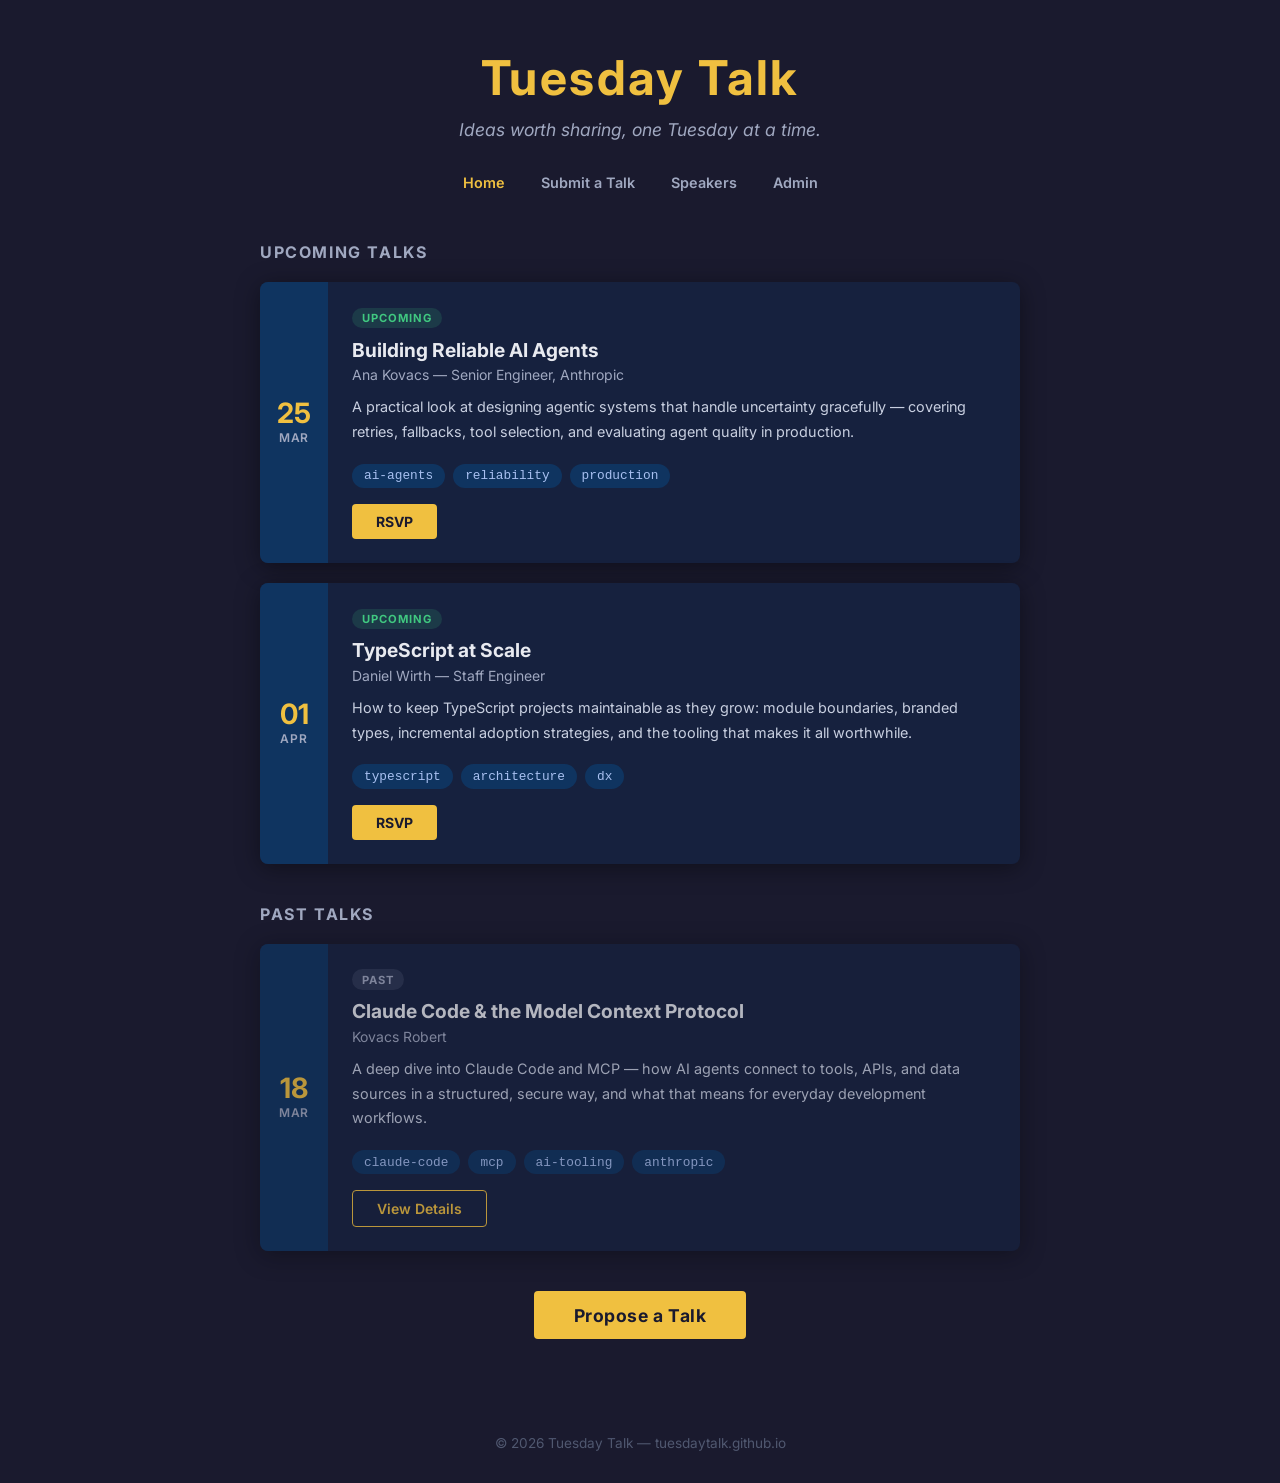
<file: index.html>
<!DOCTYPE html>
<html lang="en">
<head>
  <meta charset="UTF-8">
  <meta name="viewport" content="width=device-width, initial-scale=1.0">
  <title>Tuesday Talk</title>
  <link rel="preconnect" href="https://fonts.googleapis.com">
  <link href="https://fonts.googleapis.com/css2?family=Inter:wght@400;600;700&display=swap" rel="stylesheet">
  <link rel="stylesheet" href="style.css">
</head>
<body>

  <header>
    <h1>Tuesday Talk</h1>
    <p>Ideas worth sharing, one Tuesday at a time.</p>
  </header>

  <nav class="site-nav">
    <a href="index.html" class="active">Home</a>
    <a href="submit-talk.html">Submit a Talk</a>
    <a href="speakers.html">Speakers</a>
    <a href="admin.html">Admin</a>
  </nav>

  <main>

    <section>
      <h2 class="section-title">Upcoming Talks</h2>

      <div class="talk-card">
        <div class="talk-date">
          <span class="talk-day">25</span>
          <span class="talk-month">Mar</span>
        </div>
        <div class="talk-body">
          <div class="talk-status upcoming">Upcoming</div>
          <h3 class="talk-title">Building Reliable AI Agents</h3>
          <p class="talk-speaker">Ana Kovacs &mdash; Senior Engineer, Anthropic</p>
          <p class="talk-abstract">A practical look at designing agentic systems that handle uncertainty gracefully — covering retries, fallbacks, tool selection, and evaluating agent quality in production.</p>
          <div class="tag-row">
            <span class="tag">ai-agents</span>
            <span class="tag">reliability</span>
            <span class="tag">production</span>
          </div>
          <div class="talk-actions">
            <a href="rsvp.html?talk=building-reliable-ai-agents" class="btn-primary">RSVP</a>
          </div>
        </div>
      </div>

      <div class="talk-card">
        <div class="talk-date">
          <span class="talk-day">01</span>
          <span class="talk-month">Apr</span>
        </div>
        <div class="talk-body">
          <div class="talk-status upcoming">Upcoming</div>
          <h3 class="talk-title">TypeScript at Scale</h3>
          <p class="talk-speaker">Daniel Wirth &mdash; Staff Engineer</p>
          <p class="talk-abstract">How to keep TypeScript projects maintainable as they grow: module boundaries, branded types, incremental adoption strategies, and the tooling that makes it all worthwhile.</p>
          <div class="tag-row">
            <span class="tag">typescript</span>
            <span class="tag">architecture</span>
            <span class="tag">dx</span>
          </div>
          <div class="talk-actions">
            <a href="rsvp.html?talk=typescript-at-scale" class="btn-primary">RSVP</a>
          </div>
        </div>
      </div>
    </section>

    <section>
      <h2 class="section-title">Past Talks</h2>

      <div class="talk-card past">
        <div class="talk-date">
          <span class="talk-day">18</span>
          <span class="talk-month">Mar</span>
        </div>
        <div class="talk-body">
          <div class="talk-status past">Past</div>
          <h3 class="talk-title">Claude Code &amp; the Model Context Protocol</h3>
          <p class="talk-speaker">Kovacs Robert</p>
          <p class="talk-abstract">A deep dive into Claude Code and MCP — how AI agents connect to tools, APIs, and data sources in a structured, secure way, and what that means for everyday development workflows.</p>
          <div class="tag-row">
            <span class="tag">claude-code</span>
            <span class="tag">mcp</span>
            <span class="tag">ai-tooling</span>
            <span class="tag">anthropic</span>
          </div>
          <div class="talk-actions">
            <a href="claude-talk.html" class="btn-secondary">View Details</a>
          </div>
        </div>
      </div>
    </section>

    <div class="cta">
      <a href="submit-talk.html">Propose a Talk</a>
    </div>

  </main>

  <footer>
    &copy; 2026 Tuesday Talk &mdash; tuesdaytalk.github.io
  </footer>

</body>
</html>
</file>
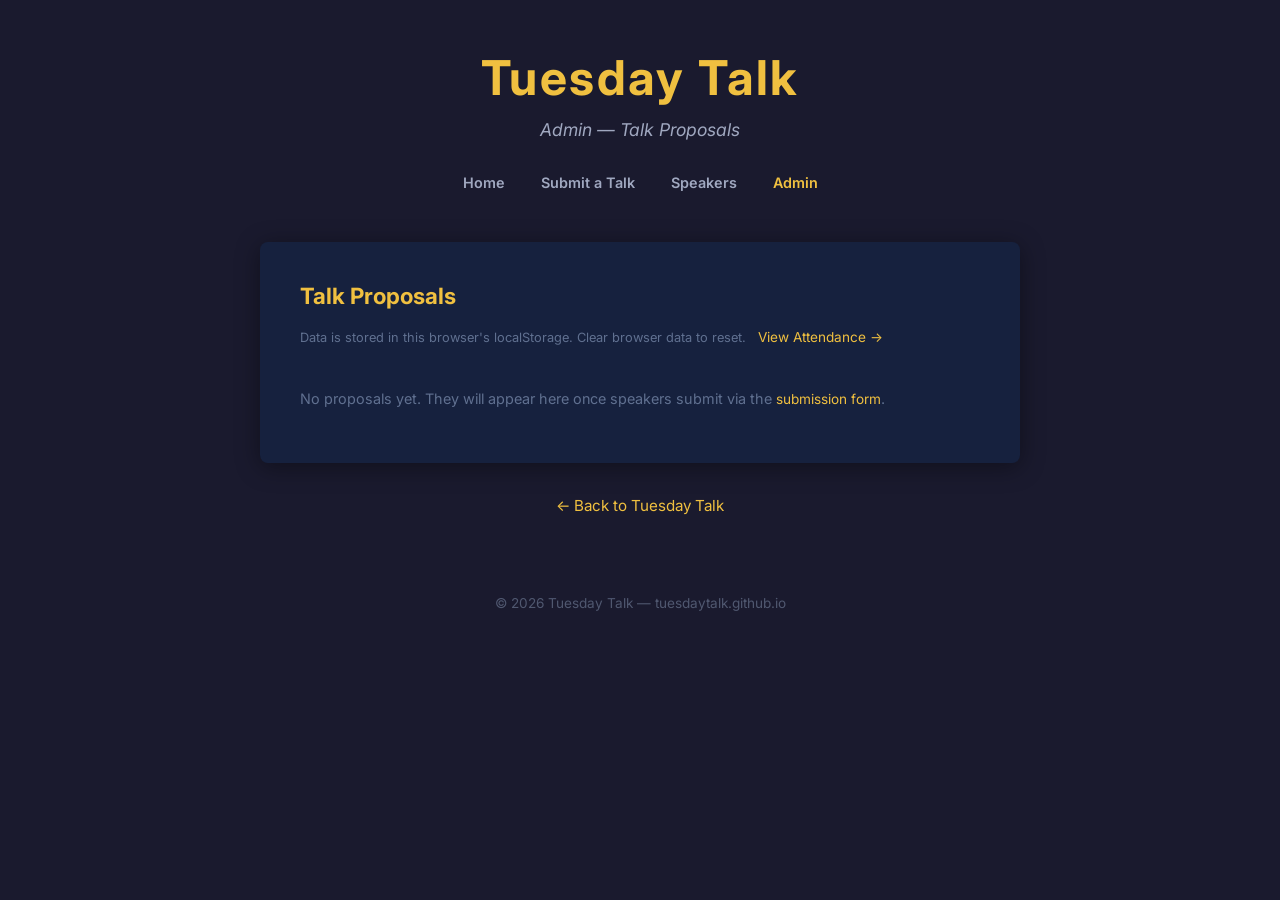
<file: admin.html>
<!DOCTYPE html>
<html lang="en">
<head>
  <meta charset="UTF-8">
  <meta name="viewport" content="width=device-width, initial-scale=1.0">
  <title>Tuesday Talk &mdash; Admin</title>
  <link rel="preconnect" href="https://fonts.googleapis.com">
  <link href="https://fonts.googleapis.com/css2?family=Inter:wght@400;600;700&display=swap" rel="stylesheet">
  <link rel="stylesheet" href="style.css">
</head>
<body>

  <header>
    <h1>Tuesday Talk</h1>
    <p class="subtitle">Admin &mdash; Talk Proposals</p>
  </header>

  <nav class="site-nav">
    <a href="index.html">Home</a>
    <a href="submit-talk.html">Submit a Talk</a>
    <a href="speakers.html">Speakers</a>
    <a href="admin.html" class="active">Admin</a>
  </nav>

  <main>

    <div class="card">
      <h2>Talk Proposals</h2>
      <p style="font-size:0.8rem;color:#607090;margin-bottom:1.5rem;">
        Data is stored in this browser's localStorage. Clear browser data to reset.
        <a href="attendance.html" class="link-subtle" style="margin-left:0.5rem;">View Attendance &rarr;</a>
      </p>

      <div id="empty-state" style="display:none;color:#607090;font-size:0.9rem;padding:1rem 0;">
        No proposals yet. They will appear here once speakers submit via the
        <a href="submit-talk.html" class="link-subtle">submission form</a>.
      </div>

      <div id="table-wrap" style="overflow-x:auto;">
        <table class="admin-table" id="proposals-table">
          <thead>
            <tr>
              <th>Title</th>
              <th>Speaker</th>
              <th>Preferred Date</th>
              <th>Status</th>
              <th>Actions</th>
            </tr>
          </thead>
          <tbody id="proposals-body">
          </tbody>
        </table>
      </div>
    </div>

    <div class="back">
      <a href="index.html">&larr; Back to Tuesday Talk</a>
    </div>

  </main>

  <footer>
    &copy; 2026 Tuesday Talk &mdash; tuesdaytalk.github.io
  </footer>

  <script>
    function getSubmissions() {
      return JSON.parse(localStorage.getItem('submissions') || '[]');
    }

    function saveSubmissions(subs) {
      localStorage.setItem('submissions', JSON.stringify(subs));
    }

    function formatDate(iso) {
      if (!iso) return '&mdash;';
      const d = new Date(iso);
      return d.toLocaleDateString('en-GB', { day: 'numeric', month: 'short', year: 'numeric' });
    }

    function statusBadge(status) {
      const cls = { Pending: 'pending', Approved: 'approved', Rejected: 'rejected' }[status] || 'pending';
      return `<span class="talk-status ${cls}">${status}</span>`;
    }

    function render() {
      const subs = getSubmissions();
      const tbody = document.getElementById('proposals-body');
      const empty = document.getElementById('empty-state');
      const tableWrap = document.getElementById('table-wrap');

      if (subs.length === 0) {
        empty.style.display = 'block';
        tableWrap.style.display = 'none';
        return;
      }

      empty.style.display = 'none';
      tableWrap.style.display = 'block';

      tbody.innerHTML = subs.map((s, i) => `
        <tr>
          <td>
            <strong style="color:#e8eaf0;">${escHtml(s.title)}</strong><br>
            <span style="font-size:0.78rem;color:#607090;">${escHtml(s.abstract.substring(0, 80))}${s.abstract.length > 80 ? '&hellip;' : ''}</span>
          </td>
          <td>
            ${escHtml(s.speaker_name)}<br>
            <span style="font-size:0.78rem;color:#607090;">${escHtml(s.speaker_email)}</span>
          </td>
          <td style="white-space:nowrap;">${formatDate(s.preferred_date)}</td>
          <td>${statusBadge(s.status)}</td>
          <td>
            <div class="admin-actions">
              ${s.status !== 'Approved' ? `<button class="btn-secondary" onclick="setStatus(${i}, 'Approved')" style="font-size:0.8rem;padding:0.35rem 0.8rem;">Approve</button>` : ''}
              ${s.status !== 'Rejected' ? `<button class="btn-danger" onclick="setStatus(${i}, 'Rejected')" style="font-size:0.8rem;padding:0.35rem 0.8rem;">Reject</button>` : ''}
              ${s.status === 'Approved' && s.preferred_date ? `<span style="font-size:0.78rem;color:#40c880;">Slot: ${formatDate(s.preferred_date)}</span>` : ''}
            </div>
          </td>
        </tr>
      `).join('');
    }

    function setStatus(index, status) {
      const subs = getSubmissions();
      if (subs[index]) {
        subs[index].status = status;
        saveSubmissions(subs);
        render();
      }
    }

    function escHtml(str) {
      return String(str)
        .replace(/&/g, '&amp;')
        .replace(/</g, '&lt;')
        .replace(/>/g, '&gt;')
        .replace(/"/g, '&quot;');
    }

    render();
  </script>

</body>
</html>
</file>
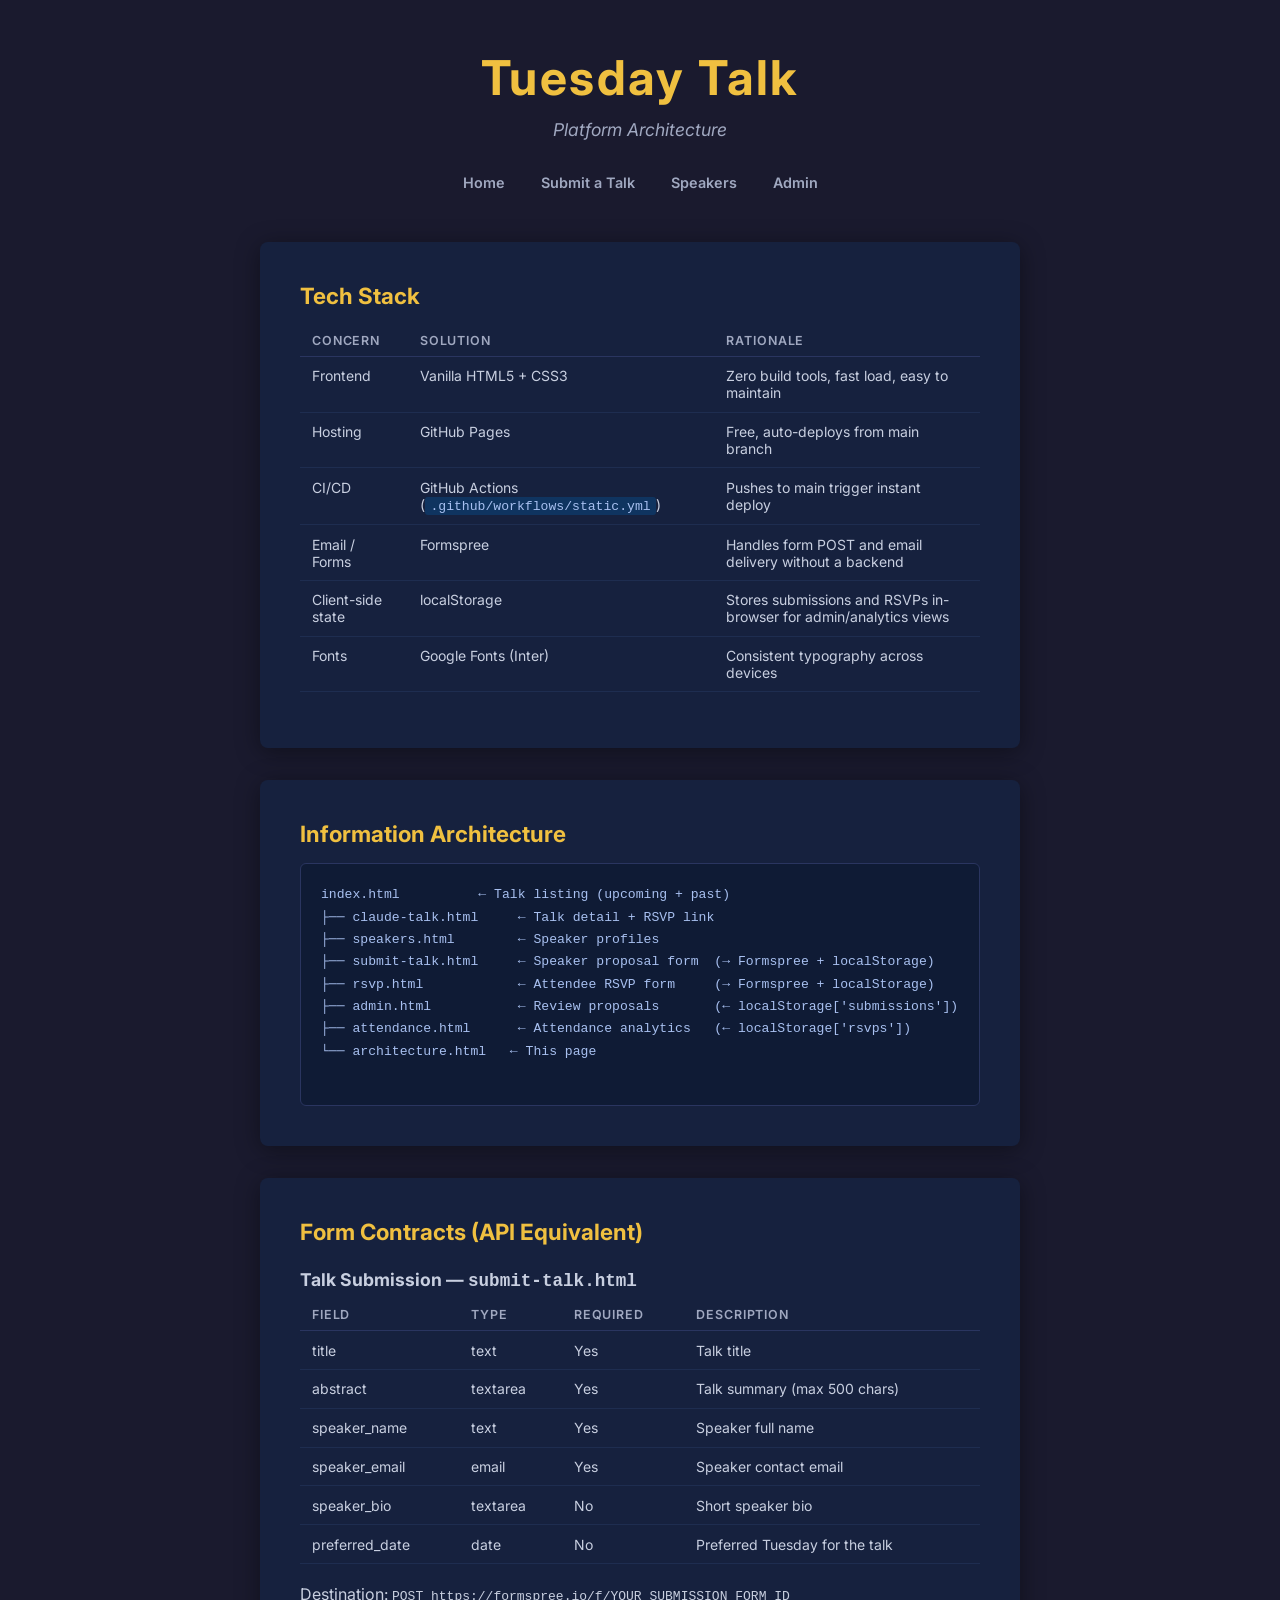
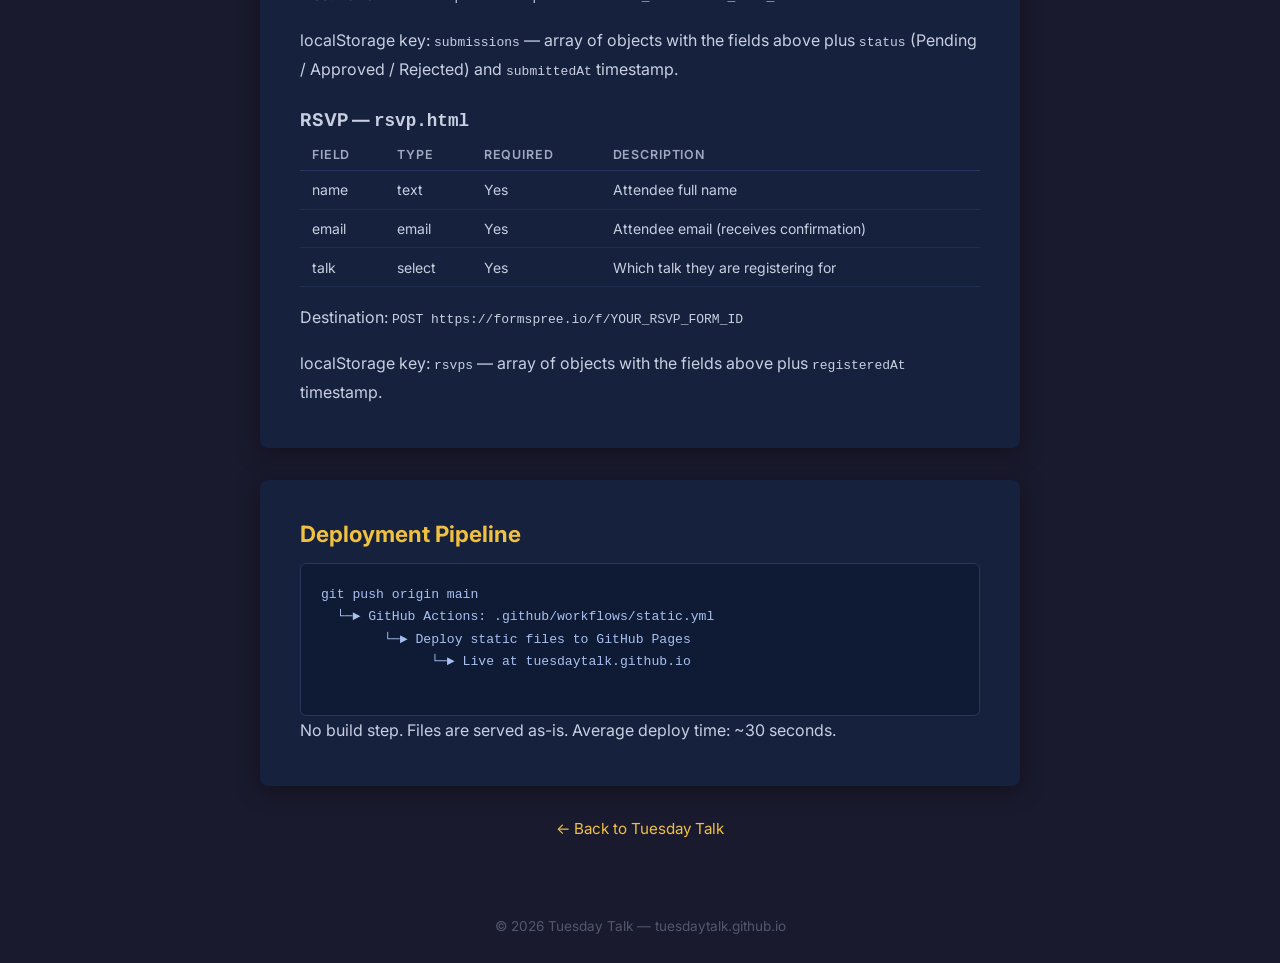
<file: architecture.html>
<!DOCTYPE html>
<html lang="en">
<head>
  <meta charset="UTF-8">
  <meta name="viewport" content="width=device-width, initial-scale=1.0">
  <title>Tuesday Talk &mdash; Architecture</title>
  <link rel="preconnect" href="https://fonts.googleapis.com">
  <link href="https://fonts.googleapis.com/css2?family=Inter:wght@400;600;700&display=swap" rel="stylesheet">
  <link rel="stylesheet" href="style.css">
</head>
<body>

  <header>
    <h1>Tuesday Talk</h1>
    <p class="subtitle">Platform Architecture</p>
  </header>

  <nav class="site-nav">
    <a href="index.html">Home</a>
    <a href="submit-talk.html">Submit a Talk</a>
    <a href="speakers.html">Speakers</a>
    <a href="admin.html">Admin</a>
  </nav>

  <main>

    <div class="card">
      <h2>Tech Stack</h2>
      <table class="arch-table">
        <thead>
          <tr><th>Concern</th><th>Solution</th><th>Rationale</th></tr>
        </thead>
        <tbody>
          <tr><td>Frontend</td><td>Vanilla HTML5 + CSS3</td><td>Zero build tools, fast load, easy to maintain</td></tr>
          <tr><td>Hosting</td><td>GitHub Pages</td><td>Free, auto-deploys from main branch</td></tr>
          <tr><td>CI/CD</td><td>GitHub Actions (<code>.github/workflows/static.yml</code>)</td><td>Pushes to main trigger instant deploy</td></tr>
          <tr><td>Email / Forms</td><td>Formspree</td><td>Handles form POST and email delivery without a backend</td></tr>
          <tr><td>Client-side state</td><td>localStorage</td><td>Stores submissions and RSVPs in-browser for admin/analytics views</td></tr>
          <tr><td>Fonts</td><td>Google Fonts (Inter)</td><td>Consistent typography across devices</td></tr>
        </tbody>
      </table>
    </div>

    <div class="card">
      <h2>Information Architecture</h2>
      <pre class="arch-diagram">
index.html          ← Talk listing (upcoming + past)
├── claude-talk.html     ← Talk detail + RSVP link
├── speakers.html        ← Speaker profiles
├── submit-talk.html     ← Speaker proposal form  (→ Formspree + localStorage)
├── rsvp.html            ← Attendee RSVP form     (→ Formspree + localStorage)
├── admin.html           ← Review proposals       (← localStorage['submissions'])
├── attendance.html      ← Attendance analytics   (← localStorage['rsvps'])
└── architecture.html   ← This page
      </pre>
    </div>

    <div class="card">
      <h2>Form Contracts (API Equivalent)</h2>

      <h3 class="arch-section-title">Talk Submission &mdash; <code>submit-talk.html</code></h3>
      <table class="arch-table">
        <thead><tr><th>Field</th><th>Type</th><th>Required</th><th>Description</th></tr></thead>
        <tbody>
          <tr><td>title</td><td>text</td><td>Yes</td><td>Talk title</td></tr>
          <tr><td>abstract</td><td>textarea</td><td>Yes</td><td>Talk summary (max 500 chars)</td></tr>
          <tr><td>speaker_name</td><td>text</td><td>Yes</td><td>Speaker full name</td></tr>
          <tr><td>speaker_email</td><td>email</td><td>Yes</td><td>Speaker contact email</td></tr>
          <tr><td>speaker_bio</td><td>textarea</td><td>No</td><td>Short speaker bio</td></tr>
          <tr><td>preferred_date</td><td>date</td><td>No</td><td>Preferred Tuesday for the talk</td></tr>
        </tbody>
      </table>
      <p>Destination: <code>POST https://formspree.io/f/YOUR_SUBMISSION_FORM_ID</code></p>
      <p>localStorage key: <code>submissions</code> &mdash; array of objects with the fields above plus <code>status</code> (Pending / Approved / Rejected) and <code>submittedAt</code> timestamp.</p>

      <h3 class="arch-section-title">RSVP &mdash; <code>rsvp.html</code></h3>
      <table class="arch-table">
        <thead><tr><th>Field</th><th>Type</th><th>Required</th><th>Description</th></tr></thead>
        <tbody>
          <tr><td>name</td><td>text</td><td>Yes</td><td>Attendee full name</td></tr>
          <tr><td>email</td><td>email</td><td>Yes</td><td>Attendee email (receives confirmation)</td></tr>
          <tr><td>talk</td><td>select</td><td>Yes</td><td>Which talk they are registering for</td></tr>
        </tbody>
      </table>
      <p>Destination: <code>POST https://formspree.io/f/YOUR_RSVP_FORM_ID</code></p>
      <p>localStorage key: <code>rsvps</code> &mdash; array of objects with the fields above plus <code>registeredAt</code> timestamp.</p>
    </div>

    <div class="card">
      <h2>Deployment Pipeline</h2>
      <pre class="arch-diagram">
git push origin main
  └─► GitHub Actions: .github/workflows/static.yml
        └─► Deploy static files to GitHub Pages
              └─► Live at tuesdaytalk.github.io
      </pre>
      <p>No build step. Files are served as-is. Average deploy time: ~30 seconds.</p>
    </div>

    <div class="back">
      <a href="index.html">&larr; Back to Tuesday Talk</a>
    </div>

  </main>

  <footer>
    &copy; 2026 Tuesday Talk &mdash; tuesdaytalk.github.io
  </footer>

</body>
</html>
</file>
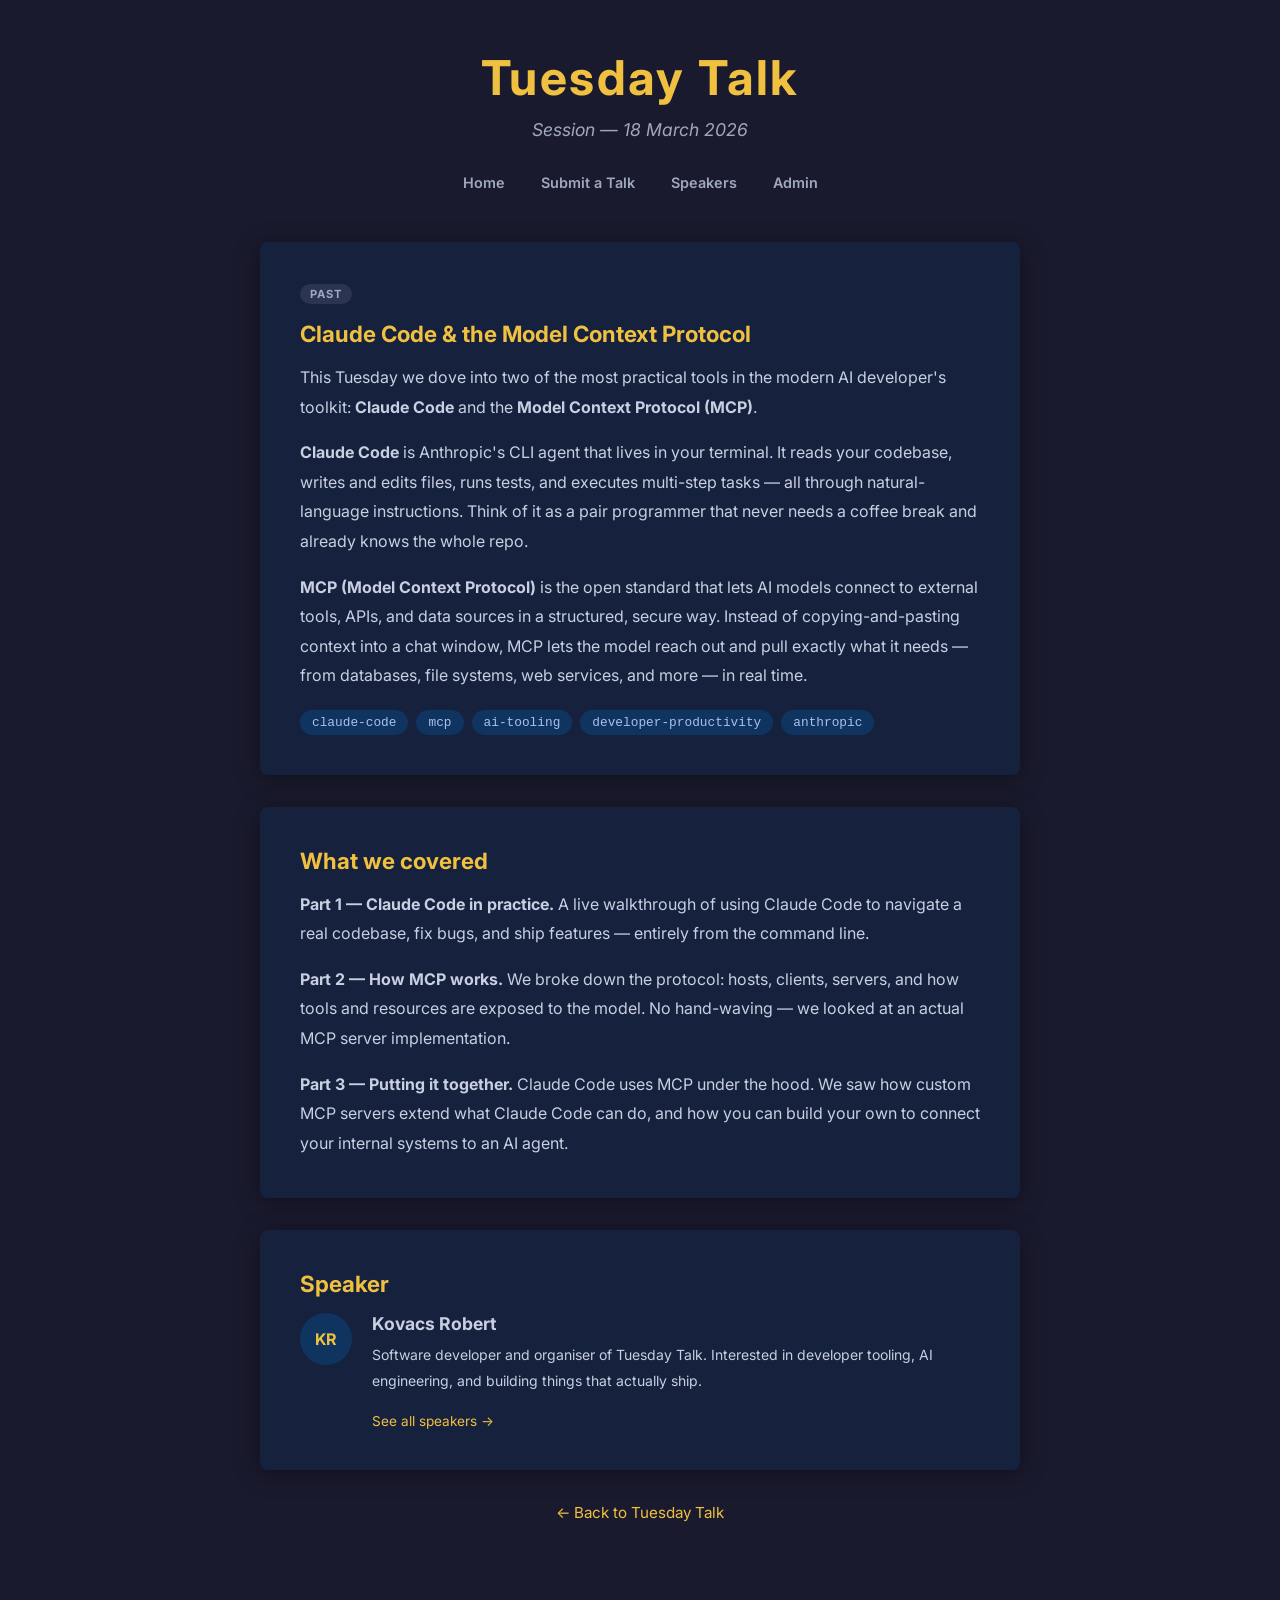
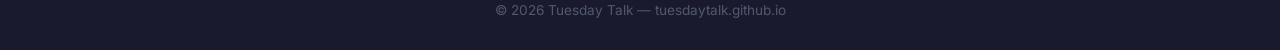
<file: claude-talk.html>
<!DOCTYPE html>
<html lang="en">
<head>
  <meta charset="UTF-8">
  <meta name="viewport" content="width=device-width, initial-scale=1.0">
  <title>Tuesday Talk &mdash; Claude Code &amp; MCP</title>
  <link rel="preconnect" href="https://fonts.googleapis.com">
  <link href="https://fonts.googleapis.com/css2?family=Inter:wght@400;600;700&display=swap" rel="stylesheet">
  <link rel="stylesheet" href="style.css">
</head>
<body>

  <header>
    <h1>Tuesday Talk</h1>
    <p class="subtitle">Session &mdash; 18 March 2026</p>
  </header>

  <nav class="site-nav">
    <a href="index.html">Home</a>
    <a href="submit-talk.html">Submit a Talk</a>
    <a href="speakers.html">Speakers</a>
    <a href="admin.html">Admin</a>
  </nav>

  <main>

    <div class="card">
      <div class="talk-status past" style="margin-bottom:1rem;">Past</div>
      <h2>Claude Code &amp; the Model Context Protocol</h2>
      <p>
        This Tuesday we dove into two of the most practical tools in the modern AI developer's
        toolkit: <strong>Claude Code</strong> and the <strong>Model Context Protocol (MCP)</strong>.
      </p>
      <p>
        <strong>Claude Code</strong> is Anthropic's CLI agent that lives in your terminal. It reads
        your codebase, writes and edits files, runs tests, and executes multi-step tasks — all
        through natural-language instructions. Think of it as a pair programmer that never needs
        a coffee break and already knows the whole repo.
      </p>
      <p>
        <strong>MCP (Model Context Protocol)</strong> is the open standard that lets AI models
        connect to external tools, APIs, and data sources in a structured, secure way. Instead of
        copying-and-pasting context into a chat window, MCP lets the model reach out and pull
        exactly what it needs — from databases, file systems, web services, and more — in real time.
      </p>
      <div class="tag-row">
        <span class="tag">claude-code</span>
        <span class="tag">mcp</span>
        <span class="tag">ai-tooling</span>
        <span class="tag">developer-productivity</span>
        <span class="tag">anthropic</span>
      </div>
    </div>

    <div class="card">
      <h2>What we covered</h2>
      <p>
        <strong>Part 1 &mdash; Claude Code in practice.</strong> A live walkthrough of using
        Claude Code to navigate a real codebase, fix bugs, and ship features — entirely from
        the command line.
      </p>
      <p>
        <strong>Part 2 &mdash; How MCP works.</strong> We broke down the protocol: hosts,
        clients, servers, and how tools and resources are exposed to the model. No hand-waving —
        we looked at an actual MCP server implementation.
      </p>
      <p>
        <strong>Part 3 &mdash; Putting it together.</strong> Claude Code uses MCP under the hood.
        We saw how custom MCP servers extend what Claude Code can do, and how you can build
        your own to connect your internal systems to an AI agent.
      </p>
    </div>

    <div class="card">
      <h2>Speaker</h2>
      <div class="speaker-card speaker-card--inline">
        <div class="speaker-avatar" aria-hidden="true">KR</div>
        <div class="speaker-info">
          <h3 class="speaker-name">Kovacs Robert</h3>
          <p class="speaker-bio">Software developer and organiser of Tuesday Talk. Interested in developer tooling, AI engineering, and building things that actually ship.</p>
          <a href="speakers.html" class="link-subtle">See all speakers &rarr;</a>
        </div>
      </div>
    </div>

    <div class="back">
      <a href="index.html">&larr; Back to Tuesday Talk</a>
    </div>

  </main>

  <footer>
    &copy; 2026 Tuesday Talk &mdash; tuesdaytalk.github.io
  </footer>

</body>
</html>
</file>
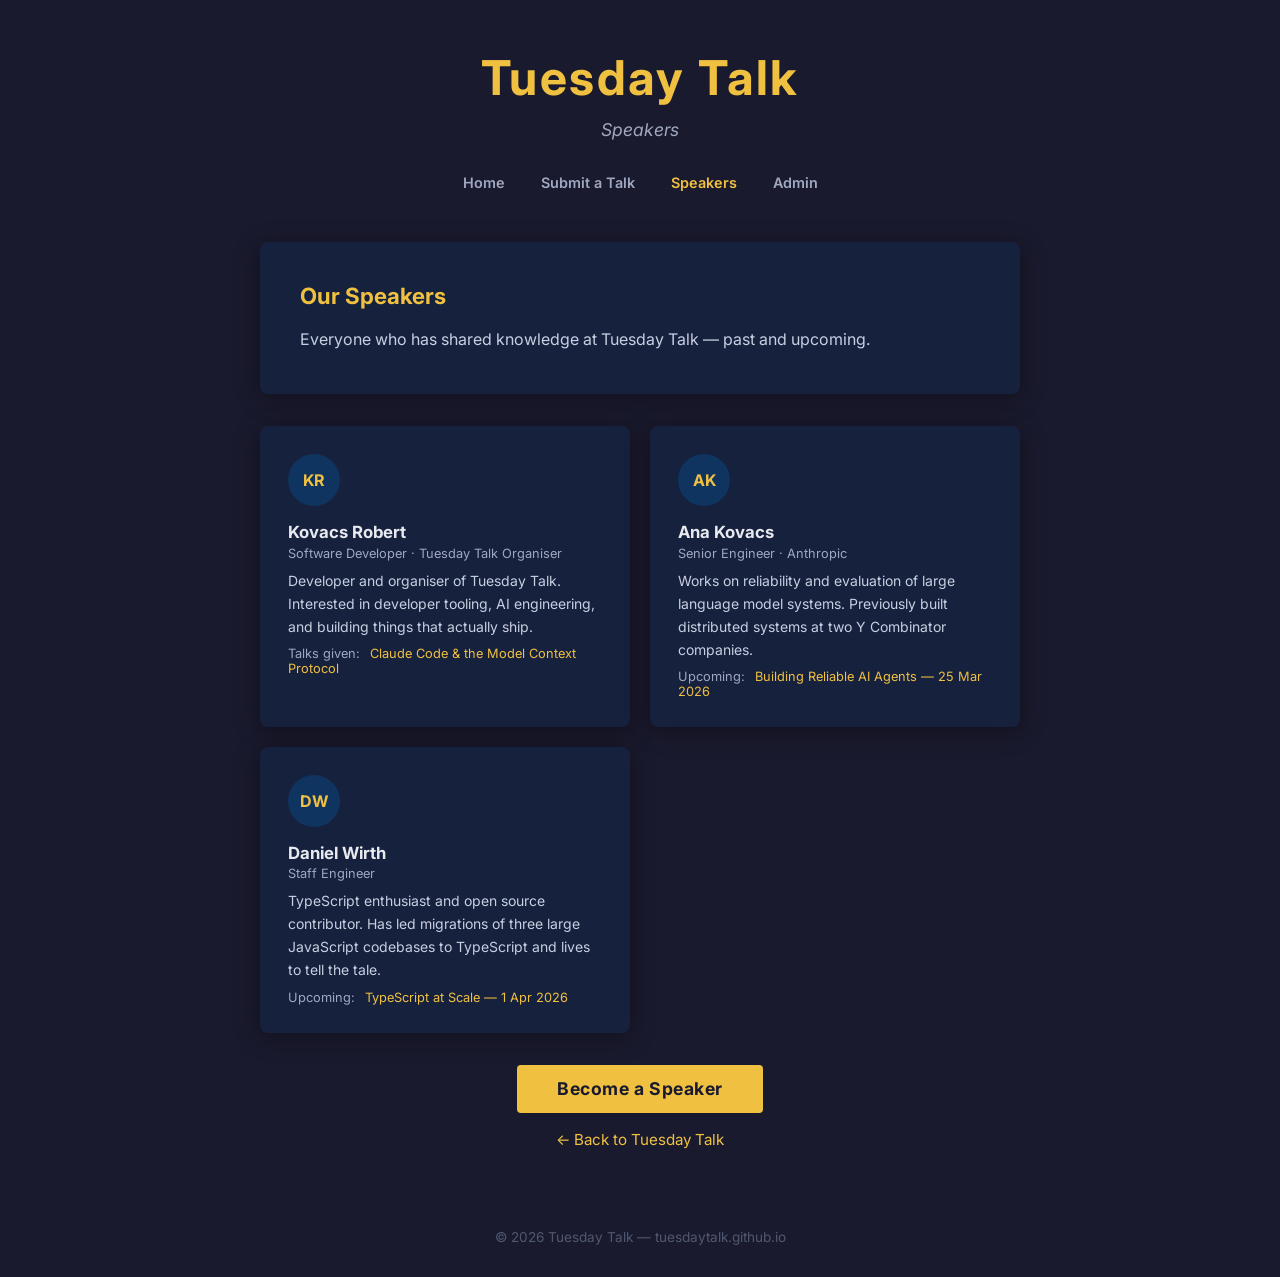
<file: speakers.html>
<!DOCTYPE html>
<html lang="en">
<head>
  <meta charset="UTF-8">
  <meta name="viewport" content="width=device-width, initial-scale=1.0">
  <title>Tuesday Talk &mdash; Speakers</title>
  <link rel="preconnect" href="https://fonts.googleapis.com">
  <link href="https://fonts.googleapis.com/css2?family=Inter:wght@400;600;700&display=swap" rel="stylesheet">
  <link rel="stylesheet" href="style.css">
</head>
<body>

  <header>
    <h1>Tuesday Talk</h1>
    <p class="subtitle">Speakers</p>
  </header>

  <nav class="site-nav">
    <a href="index.html">Home</a>
    <a href="submit-talk.html">Submit a Talk</a>
    <a href="speakers.html" class="active">Speakers</a>
    <a href="admin.html">Admin</a>
  </nav>

  <main>

    <div class="card">
      <h2>Our Speakers</h2>
      <p>Everyone who has shared knowledge at Tuesday Talk &mdash; past and upcoming.</p>
    </div>

    <div class="speaker-grid">

      <div class="speaker-card">
        <div class="speaker-avatar" aria-hidden="true">KR</div>
        <div class="speaker-info">
          <h3 class="speaker-name">Kovacs Robert</h3>
          <p class="speaker-role">Software Developer &middot; Tuesday Talk Organiser</p>
          <p class="speaker-bio">Developer and organiser of Tuesday Talk. Interested in developer tooling, AI engineering, and building things that actually ship.</p>
          <div class="speaker-talks">
            <span class="speaker-talks-label">Talks given:</span>
            <a href="claude-talk.html" class="speaker-talk-link">Claude Code &amp; the Model Context Protocol</a>
          </div>
        </div>
      </div>

      <div class="speaker-card">
        <div class="speaker-avatar" aria-hidden="true">AK</div>
        <div class="speaker-info">
          <h3 class="speaker-name">Ana Kovacs</h3>
          <p class="speaker-role">Senior Engineer &middot; Anthropic</p>
          <p class="speaker-bio">Works on reliability and evaluation of large language model systems. Previously built distributed systems at two Y Combinator companies.</p>
          <div class="speaker-talks">
            <span class="speaker-talks-label">Upcoming:</span>
            <a href="rsvp.html?talk=building-reliable-ai-agents" class="speaker-talk-link">Building Reliable AI Agents &mdash; 25 Mar 2026</a>
          </div>
        </div>
      </div>

      <div class="speaker-card">
        <div class="speaker-avatar" aria-hidden="true">DW</div>
        <div class="speaker-info">
          <h3 class="speaker-name">Daniel Wirth</h3>
          <p class="speaker-role">Staff Engineer</p>
          <p class="speaker-bio">TypeScript enthusiast and open source contributor. Has led migrations of three large JavaScript codebases to TypeScript and lives to tell the tale.</p>
          <div class="speaker-talks">
            <span class="speaker-talks-label">Upcoming:</span>
            <a href="rsvp.html?talk=typescript-at-scale" class="speaker-talk-link">TypeScript at Scale &mdash; 1 Apr 2026</a>
          </div>
        </div>
      </div>

    </div>

    <div class="cta">
      <a href="submit-talk.html">Become a Speaker</a>
    </div>

    <div class="back">
      <a href="index.html">&larr; Back to Tuesday Talk</a>
    </div>

  </main>

  <footer>
    &copy; 2026 Tuesday Talk &mdash; tuesdaytalk.github.io
  </footer>

</body>
</html>
</file>
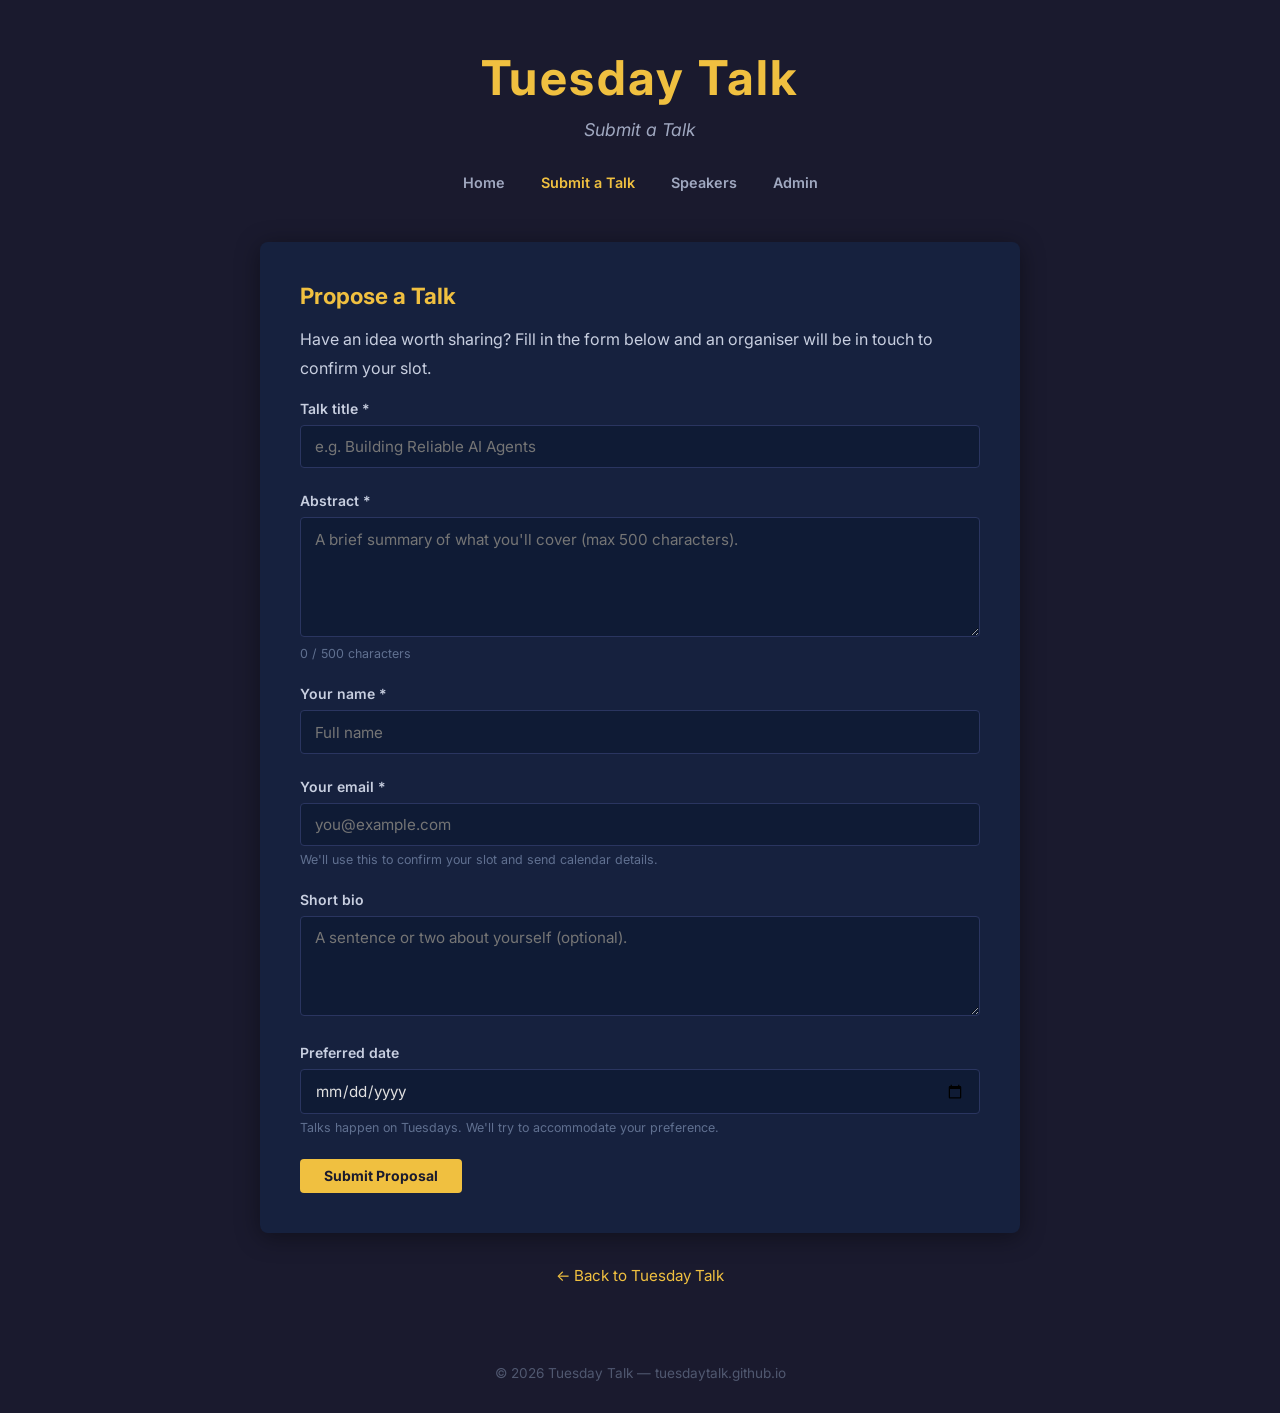
<file: submit-talk.html>
<!DOCTYPE html>
<html lang="en">
<head>
  <meta charset="UTF-8">
  <meta name="viewport" content="width=device-width, initial-scale=1.0">
  <title>Tuesday Talk &mdash; Submit a Talk</title>
  <link rel="preconnect" href="https://fonts.googleapis.com">
  <link href="https://fonts.googleapis.com/css2?family=Inter:wght@400;600;700&display=swap" rel="stylesheet">
  <link rel="stylesheet" href="style.css">
</head>
<body>

  <header>
    <h1>Tuesday Talk</h1>
    <p class="subtitle">Submit a Talk</p>
  </header>

  <nav class="site-nav">
    <a href="index.html">Home</a>
    <a href="submit-talk.html" class="active">Submit a Talk</a>
    <a href="speakers.html">Speakers</a>
    <a href="admin.html">Admin</a>
  </nav>

  <main>

    <div class="card">
      <h2>Propose a Talk</h2>
      <p>Have an idea worth sharing? Fill in the form below and an organiser will be in touch to confirm your slot.</p>

      <div id="form-success" class="form-message success" style="display:none;">
        Your proposal has been submitted! We'll review it and get back to you by email.
      </div>
      <div id="form-error" class="form-message error" style="display:none;">
        Something went wrong. Please try again or email us directly.
      </div>

      <form id="submission-form" action="https://formspree.io/f/YOUR_SUBMISSION_FORM_ID" method="POST" novalidate>

        <div class="form-group">
          <label for="title">Talk title <span aria-hidden="true">*</span></label>
          <input type="text" id="title" name="title" required placeholder="e.g. Building Reliable AI Agents">
        </div>

        <div class="form-group">
          <label for="abstract">Abstract <span aria-hidden="true">*</span></label>
          <textarea id="abstract" name="abstract" required maxlength="500" rows="5"
            placeholder="A brief summary of what you'll cover (max 500 characters)."></textarea>
          <div class="form-hint"><span id="abstract-count">0</span> / 500 characters</div>
        </div>

        <div class="form-group">
          <label for="speaker_name">Your name <span aria-hidden="true">*</span></label>
          <input type="text" id="speaker_name" name="speaker_name" required placeholder="Full name">
        </div>

        <div class="form-group">
          <label for="speaker_email">Your email <span aria-hidden="true">*</span></label>
          <input type="email" id="speaker_email" name="speaker_email" required placeholder="you@example.com">
          <div class="form-hint">We'll use this to confirm your slot and send calendar details.</div>
        </div>

        <div class="form-group">
          <label for="speaker_bio">Short bio</label>
          <textarea id="speaker_bio" name="speaker_bio" rows="3"
            placeholder="A sentence or two about yourself (optional)."></textarea>
        </div>

        <div class="form-group">
          <label for="preferred_date">Preferred date</label>
          <input type="date" id="preferred_date" name="preferred_date">
          <div class="form-hint">Talks happen on Tuesdays. We'll try to accommodate your preference.</div>
        </div>

        <button type="submit" class="btn-primary">Submit Proposal</button>

      </form>
    </div>

    <div class="back">
      <a href="index.html">&larr; Back to Tuesday Talk</a>
    </div>

  </main>

  <footer>
    &copy; 2026 Tuesday Talk &mdash; tuesdaytalk.github.io
  </footer>

  <script>
    // Character counter for abstract
    const abstractEl = document.getElementById('abstract');
    const countEl = document.getElementById('abstract-count');
    abstractEl.addEventListener('input', () => {
      countEl.textContent = abstractEl.value.length;
    });

    // Form submission: save to localStorage and POST to Formspree
    const form = document.getElementById('submission-form');
    form.addEventListener('submit', async (e) => {
      e.preventDefault();
      const successEl = document.getElementById('form-success');
      const errorEl = document.getElementById('form-error');
      successEl.style.display = 'none';
      errorEl.style.display = 'none';

      const data = {
        title: form.title.value.trim(),
        abstract: form.abstract.value.trim(),
        speaker_name: form.speaker_name.value.trim(),
        speaker_email: form.speaker_email.value.trim(),
        speaker_bio: form.speaker_bio.value.trim(),
        preferred_date: form.preferred_date.value,
        status: 'Pending',
        submittedAt: new Date().toISOString()
      };

      // Save to localStorage
      const submissions = JSON.parse(localStorage.getItem('submissions') || '[]');
      submissions.push(data);
      localStorage.setItem('submissions', JSON.stringify(submissions));

      // POST to Formspree (best-effort — doesn't block success UX when ID is placeholder)
      try {
        const res = await fetch(form.action, {
          method: 'POST',
          headers: { 'Accept': 'application/json' },
          body: new FormData(form)
        });
        if (!res.ok && !form.action.includes('YOUR_SUBMISSION_FORM_ID')) {
          throw new Error('Formspree error');
        }
      } catch (_) {
        // Silently continue — submission is already saved locally
      }

      form.reset();
      countEl.textContent = '0';
      successEl.style.display = 'block';
      window.scrollTo({ top: successEl.offsetTop - 20, behavior: 'smooth' });
    });
  </script>

</body>
</html>
</file>
<file: style.css>
* {
  margin: 0;
  padding: 0;
  box-sizing: border-box;
}

body {
  font-family: 'Inter', sans-serif;
  background-color: #1a1a2e;
  color: #e0e0e0;
  min-height: 100vh;
  display: flex;
  flex-direction: column;
  align-items: center;
}

/* ─── Header ──────────────────────────────────────────────── */

header {
  text-align: center;
  padding: 3rem 2rem 1rem;
}

header h1 {
  font-size: 3rem;
  color: #f0c040;
  letter-spacing: 0.05em;
}

header p,
header .subtitle {
  margin-top: 0.75rem;
  font-size: 1.1rem;
  color: #a0a8c0;
  font-style: italic;
}

/* ─── Navigation ──────────────────────────────────────────── */

.site-nav {
  display: flex;
  gap: 0.25rem;
  flex-wrap: wrap;
  justify-content: center;
  padding: 0.75rem 1rem;
  width: 100%;
  max-width: 760px;
}

.site-nav a {
  color: #a0a8c0;
  text-decoration: none;
  font-size: 0.9rem;
  font-weight: 600;
  padding: 0.4rem 1rem;
  border-radius: 4px;
  transition: color 0.15s, background 0.15s;
}

.site-nav a:hover {
  color: #f0c040;
  background: rgba(240, 192, 64, 0.08);
}

.site-nav a.active {
  color: #f0c040;
}

/* ─── Main ────────────────────────────────────────────────── */

main {
  max-width: 760px;
  width: 90%;
  margin: 2rem auto 3rem;
}

section {
  margin-bottom: 2.5rem;
}

.section-title {
  font-size: 1rem;
  font-weight: 700;
  color: #a0a8c0;
  text-transform: uppercase;
  letter-spacing: 0.1em;
  margin-bottom: 1.25rem;
}

/* ─── Generic card ────────────────────────────────────────── */

.card {
  background: #16213e;
  border-radius: 8px;
  padding: 2.5rem;
  box-shadow: 0 4px 24px rgba(0,0,0,0.4);
  margin-bottom: 2rem;
}

.card h2 {
  font-size: 1.4rem;
  color: #f0c040;
  margin-bottom: 1rem;
}

.card h3 {
  font-size: 1.1rem;
  color: #c8cfe0;
  margin-bottom: 0.5rem;
}

.card p {
  line-height: 1.85;
  color: #c8cfe0;
  margin-bottom: 1rem;
}

.card p:last-child {
  margin-bottom: 0;
}

/* ─── Talk cards ──────────────────────────────────────────── */

.talk-card {
  background: #16213e;
  border-radius: 8px;
  box-shadow: 0 4px 24px rgba(0,0,0,0.4);
  margin-bottom: 1.25rem;
  display: flex;
  gap: 0;
  overflow: hidden;
}

.talk-card.past {
  opacity: 0.75;
}

.talk-date {
  background: #0f3460;
  display: flex;
  flex-direction: column;
  align-items: center;
  justify-content: center;
  min-width: 68px;
  padding: 1.25rem 0.75rem;
  flex-shrink: 0;
}

.talk-day {
  font-size: 1.75rem;
  font-weight: 700;
  color: #f0c040;
  line-height: 1;
}

.talk-month {
  font-size: 0.75rem;
  font-weight: 600;
  color: #a0a8c0;
  text-transform: uppercase;
  letter-spacing: 0.08em;
  margin-top: 0.2rem;
}

.talk-body {
  padding: 1.5rem;
  flex: 1;
}

.talk-title {
  font-size: 1.2rem;
  font-weight: 700;
  color: #e8eaf0;
  margin-bottom: 0.3rem;
}

.talk-speaker {
  font-size: 0.875rem;
  color: #a0a8c0;
  margin-bottom: 0.75rem;
}

.talk-abstract {
  font-size: 0.9rem;
  line-height: 1.7;
  color: #c8cfe0;
  margin-bottom: 0.75rem;
}

.talk-actions {
  margin-top: 1rem;
  display: flex;
  gap: 0.75rem;
  flex-wrap: wrap;
}

/* ─── Status badges ───────────────────────────────────────── */

.talk-status {
  display: inline-block;
  font-size: 0.7rem;
  font-weight: 700;
  text-transform: uppercase;
  letter-spacing: 0.1em;
  padding: 0.2rem 0.6rem;
  border-radius: 20px;
  margin-bottom: 0.6rem;
}

.talk-status.upcoming {
  background: rgba(64, 200, 128, 0.15);
  color: #40c880;
}

.talk-status.past {
  background: rgba(160, 168, 192, 0.15);
  color: #a0a8c0;
}

.talk-status.approved {
  background: rgba(64, 200, 128, 0.15);
  color: #40c880;
}

.talk-status.rejected {
  background: rgba(220, 80, 80, 0.15);
  color: #dc5050;
}

.talk-status.pending {
  background: rgba(240, 192, 64, 0.15);
  color: #f0c040;
}

/* ─── Buttons ─────────────────────────────────────────────── */

.btn-primary {
  display: inline-block;
  background: #f0c040;
  color: #1a1a2e;
  font-family: 'Inter', sans-serif;
  font-size: 0.875rem;
  font-weight: 700;
  padding: 0.55rem 1.5rem;
  border-radius: 4px;
  text-decoration: none;
  transition: background 0.2s;
  cursor: pointer;
  border: none;
}

.btn-primary:hover {
  background: #ffd966;
}

.btn-secondary {
  display: inline-block;
  background: transparent;
  color: #f0c040;
  font-family: 'Inter', sans-serif;
  font-size: 0.875rem;
  font-weight: 600;
  padding: 0.55rem 1.5rem;
  border-radius: 4px;
  text-decoration: none;
  border: 1px solid #f0c040;
  transition: background 0.2s, color 0.2s;
  cursor: pointer;
}

.btn-secondary:hover {
  background: rgba(240, 192, 64, 0.1);
}

.btn-danger {
  display: inline-block;
  background: transparent;
  color: #dc5050;
  font-family: 'Inter', sans-serif;
  font-size: 0.875rem;
  font-weight: 600;
  padding: 0.4rem 1rem;
  border-radius: 4px;
  text-decoration: none;
  border: 1px solid #dc5050;
  transition: background 0.2s;
  cursor: pointer;
}

.btn-danger:hover {
  background: rgba(220, 80, 80, 0.1);
}

/* ─── CTA ─────────────────────────────────────────────────── */

.cta {
  text-align: center;
  margin-top: 2rem;
  margin-bottom: 1rem;
}

.cta a {
  display: inline-block;
  background: #f0c040;
  color: #1a1a2e;
  font-family: 'Inter', sans-serif;
  font-size: 1.1rem;
  font-weight: bold;
  padding: 0.85rem 2.5rem;
  border-radius: 4px;
  text-decoration: none;
  letter-spacing: 0.03em;
  transition: background 0.2s;
}

.cta a:hover {
  background: #ffd966;
}

/* ─── Tags ────────────────────────────────────────────────── */

.tag-row {
  display: flex;
  flex-wrap: wrap;
  gap: 0.5rem;
  margin-top: 1.2rem;
}

.tag {
  background: #0f3460;
  color: #a8c0f0;
  font-size: 0.8rem;
  padding: 0.3rem 0.75rem;
  border-radius: 20px;
  font-family: monospace;
}

/* ─── Back link ───────────────────────────────────────────── */

.back {
  text-align: center;
  margin-top: 1rem;
}

.back a {
  color: #f0c040;
  text-decoration: none;
  font-size: 0.95rem;
}

.back a:hover {
  text-decoration: underline;
}

.link-subtle {
  color: #f0c040;
  font-size: 0.85rem;
  text-decoration: none;
}

.link-subtle:hover {
  text-decoration: underline;
}

/* ─── Speaker cards ───────────────────────────────────────── */

.speaker-grid {
  display: grid;
  grid-template-columns: repeat(auto-fill, minmax(280px, 1fr));
  gap: 1.25rem;
  margin-bottom: 2rem;
}

.speaker-card {
  background: #16213e;
  border-radius: 8px;
  padding: 1.75rem;
  box-shadow: 0 4px 24px rgba(0,0,0,0.4);
  display: flex;
  flex-direction: column;
  gap: 1rem;
}

.speaker-card--inline {
  flex-direction: row;
  align-items: flex-start;
  gap: 1.25rem;
  padding: 0;
  background: none;
  box-shadow: none;
}

.speaker-avatar {
  width: 52px;
  height: 52px;
  border-radius: 50%;
  background: #0f3460;
  color: #f0c040;
  font-size: 1rem;
  font-weight: 700;
  display: flex;
  align-items: center;
  justify-content: center;
  flex-shrink: 0;
}

.speaker-name {
  font-size: 1.05rem;
  font-weight: 700;
  color: #e8eaf0;
  margin-bottom: 0.2rem;
}

.speaker-role {
  font-size: 0.8rem;
  color: #a0a8c0;
  margin-bottom: 0.5rem;
}

.speaker-bio {
  font-size: 0.875rem;
  line-height: 1.65;
  color: #c8cfe0;
}

.speaker-talks {
  margin-top: 0.5rem;
  font-size: 0.8rem;
}

.speaker-talks-label {
  color: #a0a8c0;
  margin-right: 0.35rem;
}

.speaker-talk-link {
  color: #f0c040;
  text-decoration: none;
}

.speaker-talk-link:hover {
  text-decoration: underline;
}

/* ─── Forms ───────────────────────────────────────────────── */

.form-group {
  margin-bottom: 1.5rem;
}

.form-group label {
  display: block;
  font-size: 0.875rem;
  font-weight: 600;
  color: #c8cfe0;
  margin-bottom: 0.5rem;
}

.form-group input,
.form-group textarea,
.form-group select {
  width: 100%;
  background: #0f1b35;
  border: 1px solid #2a3560;
  border-radius: 4px;
  color: #e0e0e0;
  font-family: 'Inter', sans-serif;
  font-size: 0.95rem;
  padding: 0.7rem 0.9rem;
  transition: border-color 0.15s;
  appearance: none;
}

.form-group input:focus,
.form-group textarea:focus,
.form-group select:focus {
  outline: none;
  border-color: #f0c040;
}

.form-group textarea {
  resize: vertical;
  min-height: 100px;
}

.form-group select {
  background-image: url("data:image/svg+xml,%3Csvg xmlns='http://www.w3.org/2000/svg' width='12' height='8' viewBox='0 0 12 8'%3E%3Cpath d='M1 1l5 5 5-5' stroke='%23a0a8c0' stroke-width='1.5' fill='none' stroke-linecap='round'/%3E%3C/svg%3E");
  background-repeat: no-repeat;
  background-position: right 0.9rem center;
  padding-right: 2.5rem;
  cursor: pointer;
}

.form-hint {
  font-size: 0.78rem;
  color: #607090;
  margin-top: 0.35rem;
}

.form-message {
  padding: 1rem 1.25rem;
  border-radius: 6px;
  font-size: 0.9rem;
  margin-bottom: 1.5rem;
}

.form-message.success {
  background: rgba(64, 200, 128, 0.12);
  border: 1px solid rgba(64, 200, 128, 0.3);
  color: #40c880;
}

.form-message.error {
  background: rgba(220, 80, 80, 0.12);
  border: 1px solid rgba(220, 80, 80, 0.3);
  color: #dc5050;
}

/* ─── Architecture page ───────────────────────────────────── */

.arch-table {
  width: 100%;
  border-collapse: collapse;
  font-size: 0.875rem;
  margin-bottom: 1rem;
}

.arch-table th {
  text-align: left;
  color: #a0a8c0;
  font-weight: 600;
  font-size: 0.78rem;
  text-transform: uppercase;
  letter-spacing: 0.07em;
  padding: 0.5rem 0.75rem;
  border-bottom: 1px solid #2a3560;
}

.arch-table td {
  padding: 0.65rem 0.75rem;
  color: #c8cfe0;
  border-bottom: 1px solid #1e2d50;
  vertical-align: top;
}

.arch-table code {
  font-family: monospace;
  font-size: 0.82rem;
  color: #a8c0f0;
  background: #0f3460;
  padding: 0.1rem 0.35rem;
  border-radius: 3px;
}

.arch-diagram {
  font-family: monospace;
  font-size: 0.82rem;
  color: #a8c0f0;
  background: #0f1b35;
  border: 1px solid #2a3560;
  border-radius: 6px;
  padding: 1.25rem;
  overflow-x: auto;
  line-height: 1.7;
  white-space: pre;
}

.arch-section-title {
  font-size: 0.9rem;
  font-weight: 700;
  color: #f0c040;
  margin: 1.5rem 0 0.75rem;
}

/* ─── Admin table ─────────────────────────────────────────── */

.admin-table {
  width: 100%;
  border-collapse: collapse;
  font-size: 0.875rem;
}

.admin-table th {
  text-align: left;
  color: #a0a8c0;
  font-weight: 600;
  font-size: 0.78rem;
  text-transform: uppercase;
  letter-spacing: 0.07em;
  padding: 0.5rem 0.75rem;
  border-bottom: 1px solid #2a3560;
}

.admin-table td {
  padding: 0.9rem 0.75rem;
  color: #c8cfe0;
  border-bottom: 1px solid #1e2d50;
  vertical-align: top;
}

.admin-table tr:last-child td {
  border-bottom: none;
}

.admin-actions {
  display: flex;
  gap: 0.5rem;
  flex-wrap: wrap;
}

/* ─── Attendance bar chart ────────────────────────────────── */

.attendance-bar-wrap {
  margin-bottom: 1.25rem;
}

.attendance-bar-label {
  display: flex;
  justify-content: space-between;
  font-size: 0.85rem;
  color: #c8cfe0;
  margin-bottom: 0.35rem;
}

.attendance-bar-track {
  height: 14px;
  background: #0f1b35;
  border-radius: 7px;
  overflow: hidden;
}

.attendance-bar-fill {
  height: 100%;
  background: #f0c040;
  border-radius: 7px;
  transition: width 0.4s ease;
}

/* ─── Footer ──────────────────────────────────────────────── */

footer {
  text-align: center;
  padding: 2rem;
  font-size: 0.85rem;
  color: #505870;
}

/* ─── Responsive ──────────────────────────────────────────── */

@media (max-width: 600px) {
  header h1 {
    font-size: 2rem;
  }

  main {
    width: 95%;
  }

  .talk-card {
    flex-direction: column;
  }

  .talk-date {
    flex-direction: row;
    gap: 0.4rem;
    min-width: unset;
    padding: 0.75rem 1.25rem;
    justify-content: flex-start;
  }

  .talk-day {
    font-size: 1.1rem;
  }

  .card {
    padding: 1.5rem;
  }

  .speaker-grid {
    grid-template-columns: 1fr;
  }

  .speaker-card--inline {
    flex-direction: column;
  }

  .arch-table {
    font-size: 0.78rem;
  }

  .admin-table {
    font-size: 0.78rem;
  }

  .admin-actions {
    flex-direction: column;
  }
}
</file>
